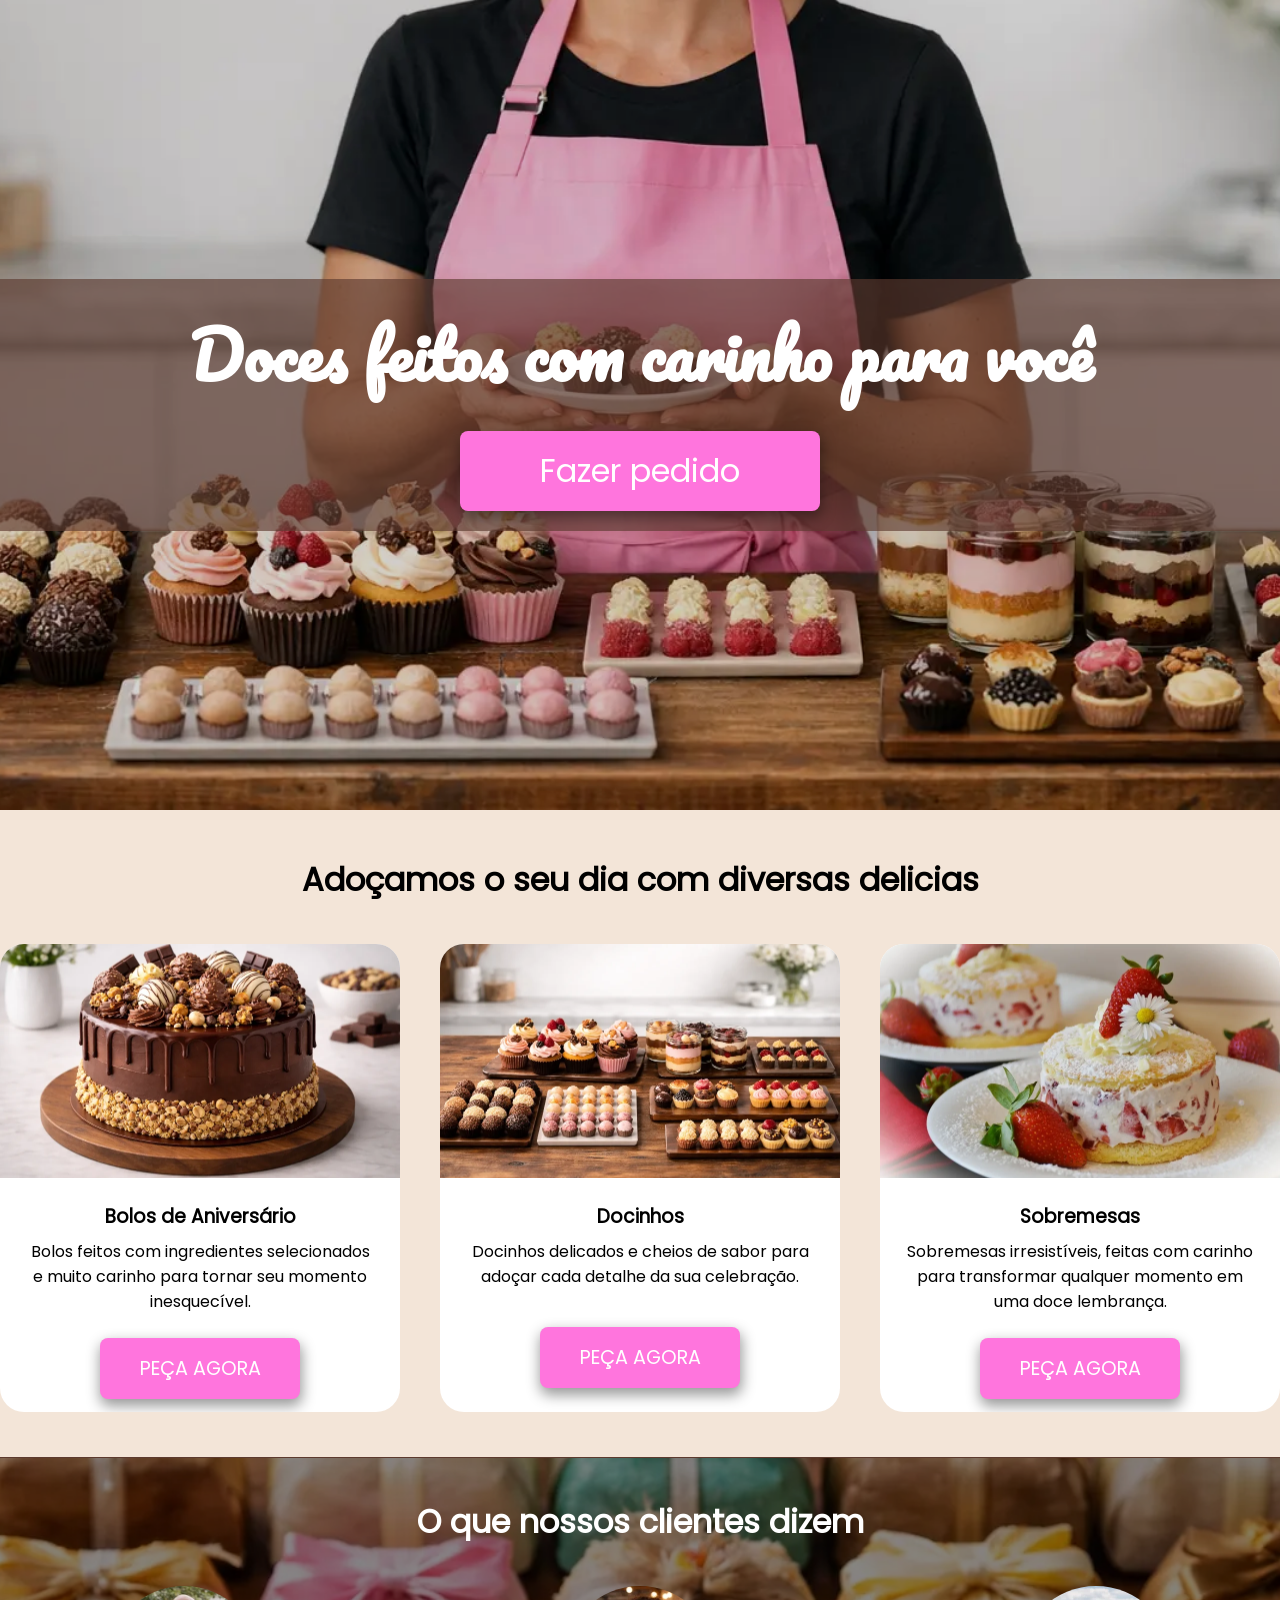
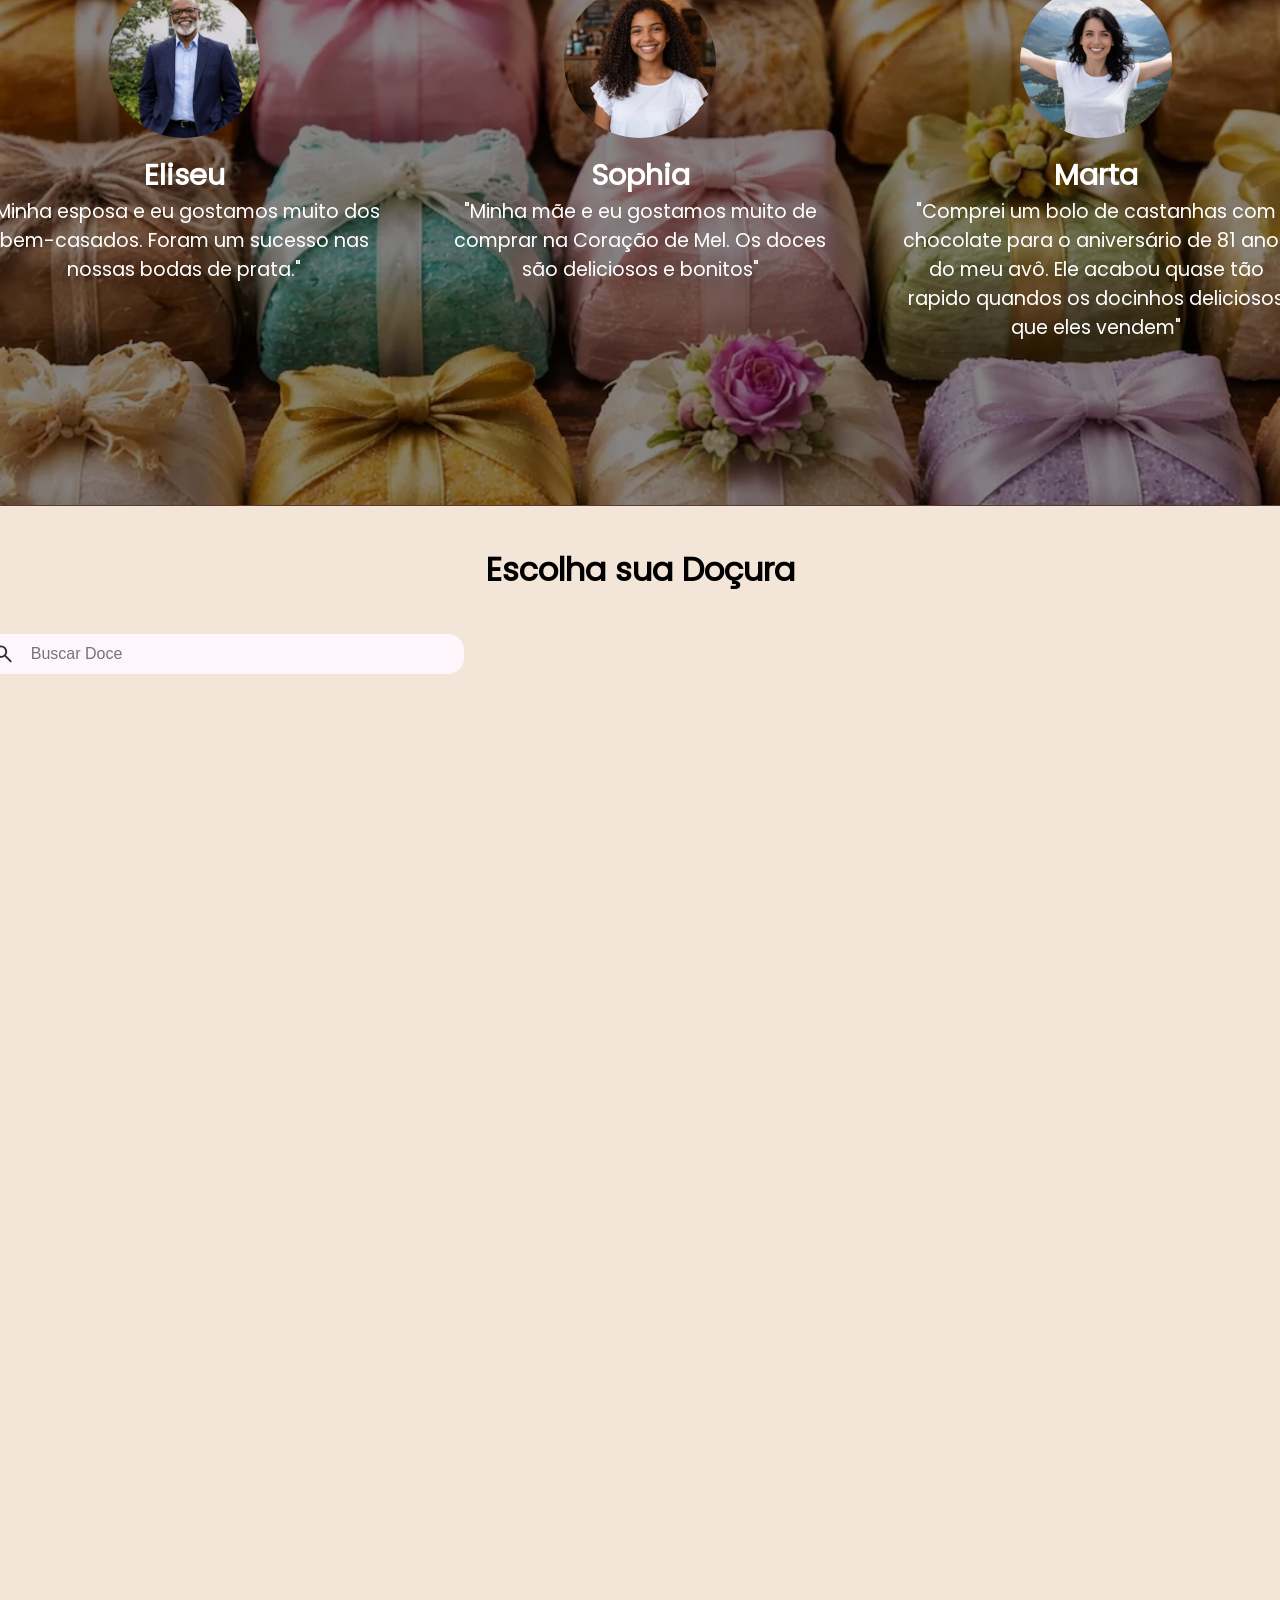
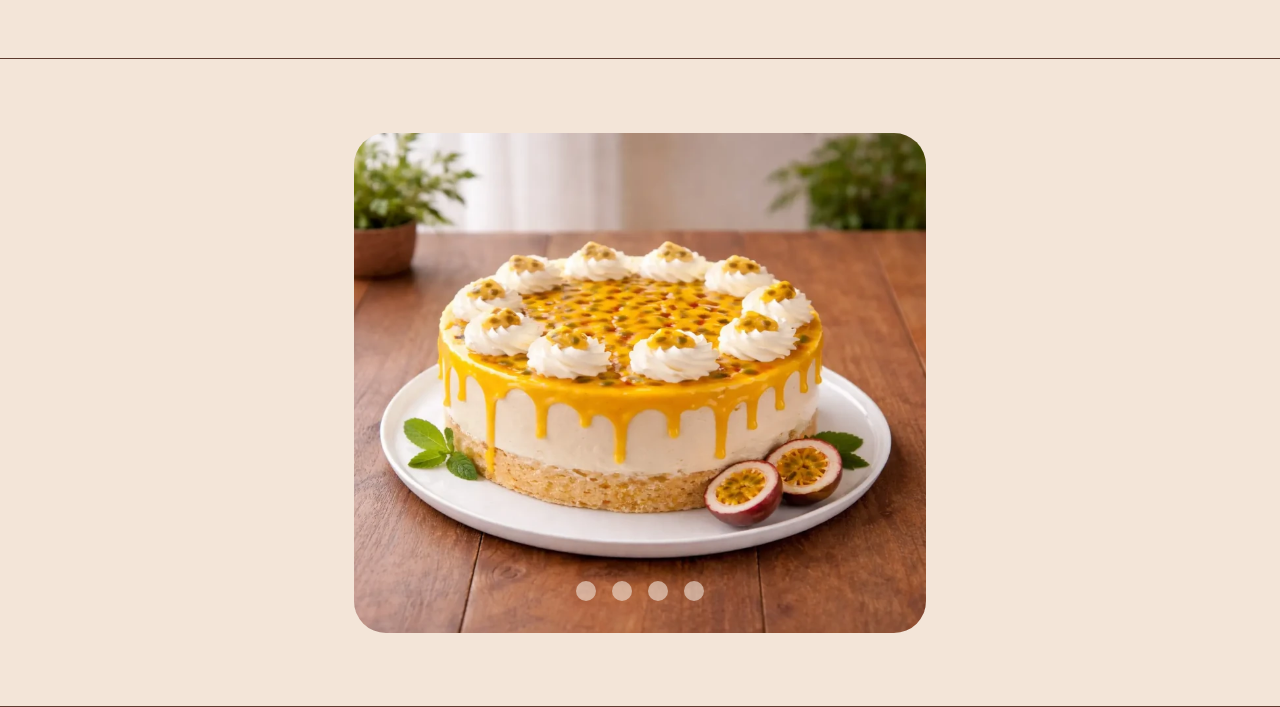
<file: index.html>
<!DOCTYPE html>
<html lang="pt-BR">
  <head>
    <meta charset="UTF-8" />
    <meta name="viewport" content="width=device-width, initial-scale=1.0" />
    <title>Confeitaria Coração de Mel</title>
    <link rel="icon" type="image/x-icon" href="./public/logo.png" />
    <link rel="stylesheet" href="./styles/styles.css" />
    <meta property="og:title" content="Confeitaria Coração de Mel" />
    <meta
      property="og:description"
      content="Doces artesanais feitos com amor 💛 Brigadeiros, bolos e muito mais!"
    />
    <meta
      property="og:image"
      content="https://davidsheltonsf.github.io/confeitaria-landing-page/public/preview-1200x630.jpg"
    />
    <meta
      property="og:url"
      content="https://davidsheltonsf.github.io/confeitaria-landing-page/"
    />
    <meta property="og:type" content="website" />
  </head>
  <body>
    <main>
      <section class="hero-section dark-filter-soft">
        <img
          src="./public/sections/hero-section-image-400x422.webp"
          alt="Mulher segurando uma bandeja de doces atrás de uma mesa cheia de doces artesanais da Coração de Mel"
          srcset="
            ./public/sections/hero-section-image-400x422.webp  400w,
            ./public/sections/hero-section-image-720x480.webp  720w,
            ./public/sections/hero-section-image.webp         1500w
          "
          decoding="async"
          sizes="100vw"
        />
        <div class="container">
          <h1 class="pacifico-regular">Doces feitos com carinho para você</h1>
          <a
            class="button-primary hero-section__button"
            href="https://wa.me/5521969470527?text=Olá!%20Gostaria%20de%20fazer%20um%20pedido."
            target="_blank"
            rel="noopener"
            aria-label="Fazer pedido pelo WhatsApp (Abre em nova aba)"
          >
            Fazer pedido
          </a>
        </div>
      </section>
      <section class="section">
        <div class="section-wrapper">
          <h2 class="section-title">
            Adoçamos o seu dia com diversas delicias
          </h2>
          <div class="cards">
            <article class="card">
              <img
                src="./public/cards/bolo-de-castanhas-800x533.webp"
                alt="Bolo de aniversário com castanhas e chocolate"
                decoding="async"
              />
              <div>
                <h3>Bolos de Aniversário</h3>
                <p>
                  Bolos feitos com ingredientes selecionados e muito carinho
                  para tornar seu momento inesquecível.
                </p>
              </div>
              <a
                class="button-primary card__button"
                href="https://wa.me/5521969470527?text=Olá!%20Gostaria%20de%20pedir%20bolo%20de%20aniversário."
                target="_blank"
                rel="noopener"
                aria-label="Fazer pedido pelo WhatsApp (Abre em nova aba)"
              >
                PEÇA AGORA
              </a>
            </article>
            <article class="card">
              <img
                src="./public/cards/docinhos-800x533.webp"
                alt="Diferentes tipos de docinhos de aniversários e outras sobremesas em cima de uma mesa de madeira"
                decoding="async"
              />
              <div>
                <h3>Docinhos</h3>
                <p>
                  Docinhos delicados e cheios de sabor para adoçar cada detalhe
                  da sua celebração.
                </p>
              </div>
              <a
                class="button-primary card__button"
                href="https://wa.me/5521969470527?text=Olá!%20Gostaria%20de%20pedir%20alguns%20docinhos."
                target="_blank"
                rel="noopener"
                aria-label="Fazer pedido pelo WhatsApp (Abre em nova aba)"
              >
                PEÇA AGORA
              </a>
            </article>
            <article class="card">
              <img
                src="./public/cards/bolo-de-morango-800x533.webp"
                alt="Dois bolos de morango com pedaços de morango"
                decoding="async"
              />
              <div>
                <h3>Sobremesas</h3>
                <p>
                  Sobremesas irresistíveis, feitas com carinho para transformar
                  qualquer momento em uma doce lembrança.
                </p>
              </div>

              <a
                class="button-primary card__button"
                href="https://wa.me/5521969470527?text=Olá!%20Gostaria%20de%20pedir%20uma%20sobremesa."
                target="_blank"
                rel="noopener"
                aria-label="Fazer pedido pelo WhatsApp (Abre em nova aba)"
              >
                PEÇA AGORA
              </a>
            </article>
          </div>
        </div>
      </section>
      <section class="section clients-testimonial-section dark-filter">
        <img
          class="clients-testimonial-section__image"
          src="./public/sections/bem-casados-720x1024.webp"
          loading="lazy"
          srcset="
            ./public/sections/bem-casados-720x1024.webp  720w,
            ./public/sections/bem-casados-1400x933.webp 1400w
          "
          sizes="100vw"
          alt=""
          aria-hidden="true"
          decoding="async"
        />
        <div class="section-wrapper">
          <h2 class="section-title color-text-white">
            O que nossos clientes dizem
          </h2>
          <div class="clients-testimonial-items">
            <div class="clients-testimonial-item">
              <div class="avatar">
                <img
                  src="./public/clientes/eliseu-304x203.webp"
                  alt="Foto de um senhor preto, calvo, com barba branca curta, vestindo uma roupa social azul"
                  loading="lazy"
                  decoding="async"
                />
              </div>
              <div>
                <h3>Eliseu</h3>
                <p>
                  "Minha esposa e eu gostamos muito dos bem-casados. Foram um
                  sucesso nas nossas bodas de prata."
                </p>
              </div>
            </div>
            <div class="clients-testimonial-item">
              <div class="avatar">
                <img
                  src="./public/clientes/sophia-304x203.webp"
                  alt="Foto de uma jovem moça sorridente de pele parda com cabelos cacheados e blusa branca"
                  loading="lazy"
                  decoding="async"
                />
              </div>
              <div>
                <h3>Sophia</h3>
                <p>
                  "Minha mãe e eu gostamos muito de comprar na Coração de Mel.
                  Os doces são deliciosos e bonitos"
                </p>
              </div>
            </div>
            <div class="clients-testimonial-item">
              <div class="avatar">
                <img
                  src="./public/clientes/marta-304x203.webp"
                  alt="Foto de uma jovem mulher sorridente de pele branca, vestindo uma blusa branca e com os braços abertos"
                  loading="lazy"
                  decoding="async"
                />
              </div>
              <div>
                <h3>Marta</h3>
                <p>
                  "Comprei um bolo de castanhas com chocolate para o aniversário
                  de 81 anos do meu avô. Ele acabou quase tão rapido quandos os
                  docinhos deliciosos que eles vendem"
                </p>
              </div>
            </div>
          </div>
        </div>
      </section>
      <section class="section">
        <div class="section-wrapper">
          <h2 class="section-title">Escolha sua Doçura</h2>
          <div class="search-bar__container">
            <svg
              aria-label="true"
              xmlns="http://www.w3.org/2000/svg"
              height="24px"
              viewBox="0 -960 960 960"
              width="24px"
              fill="#2c2c2c"
            >
              <path
                d="M784-120 532-372q-30 24-69 38t-83 14q-109 0-184.5-75.5T120-580q0-109 75.5-184.5T380-840q109 0 184.5 75.5T640-580q0 44-14 83t-38 69l252 252-56 56ZM380-400q75 0 127.5-52.5T560-580q0-75-52.5-127.5T380-760q-75 0-127.5 52.5T200-580q0 75 52.5 127.5T380-400Z"
              />
            </svg>
            <label class="hidden" for="searchbar">Buscar Doce</label>
            <input
              id="searchbar"
              class="search-bar__input"
              type="text"
              placeholder="Buscar Doce"
            />
          </div>
          <div class="products"></div>
        </div>
      </section>
      <section class="section slides-section">
        <div class="section-wrapper">
          <div class="slider-container">
            <div class="slider-wrapper">
              <div
                class="slider"
                role="region"
                aria-label="Galeria de doces"
              ></div>
              <div class="slider-nav"></div>
            </div>
          </div>
        </div>
      </section>
    </main>

    <script src="./scripts/slider.js" defer type="module"></script>
    <script src="./scripts/renderProducts.js" defer type="module"></script>
  </body>
</html>
</file>
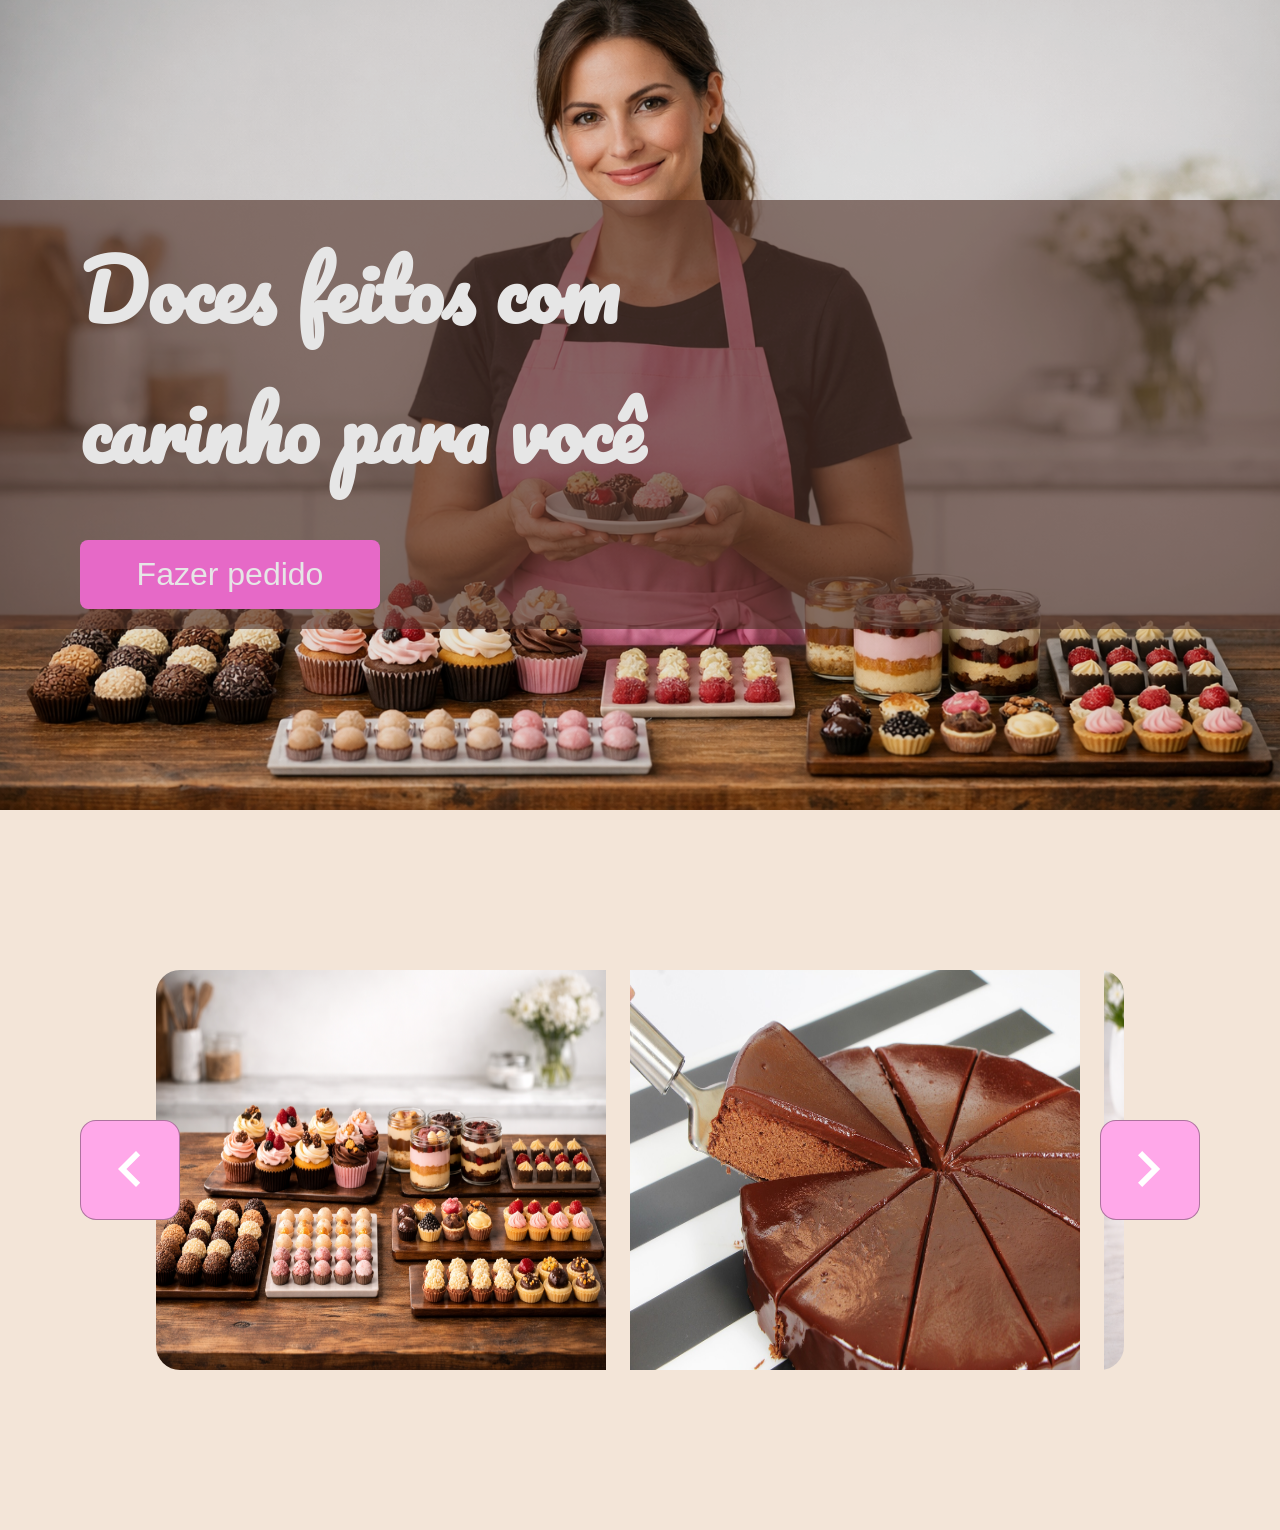
<file: src/pages/index.html>
<!DOCTYPE html>
<html lang="en">
<head>
  <meta charset="UTF-8">
  <meta name="viewport" content="width=device-width, initial-scale=1.0">
  <title>Confeitaria Coração de Mel</title>
  <link rel="stylesheet" href="../styles/global.css">
  <link rel="stylesheet" href="../styles/reset.css">
  <link rel="stylesheet" href="../styles/fonts.css">
  <link rel="stylesheet" href="../styles/sections.css">
  <link rel="stylesheet" href="../styles/carousel.css">


  <link rel="preconnect" href="https://fonts.googleapis.com">
  <link rel="preconnect" href="https://fonts.gstatic.com" crossorigin>
  <link href="https://fonts.googleapis.com/css2?family=Pacifico&display=swap" rel="stylesheet">
</head>
<body>
    <div class="hero-section">
     <div class="container">
       <h1 class="pacifico-regular">Doces feitos com carinho para você</h1>
       <button>Fazer pedido</button>
     </div>
    </div>
    <div class="section">
      <div class="carousel">
        <div class="carousel___items-container">
          <div class="carousel__items-list">
            <div class="carousel__item">
            <img src="../public/bolinhos.png" alt="">
          </div>
          <div class="carousel__item">
            <img src="../public/bolo-de-chocolate.jpg" alt="">
          </div>
          <div class="carousel__item">
            <img src="../public/bolo-de-castanhas.png" alt="">
          </div>
          <div class="carousel__item">
            <img src="../public/bolo-fatias.jpg" alt="">
          </div>
          <div class="carousel__item">
            <img src="../public/bolo-de-morango.jpg" alt="">
          </div>
          </div>
        </div>
        <button class="carousel__left-button active-button">
          <svg xmlns="http://www.w3.org/2000/svg" height="72px" viewBox="0 -960 960 960" width="72px" fill="white"><path d="M560-240 320-480l240-240 56 56-184 184 184 184-56 56Z"/></svg>
        </button>
        <button class="carousel__right-button active-button">
          <svg xmlns="http://www.w3.org/2000/svg" height="72px" viewBox="0 -960 960 960" width="72px" fill="white"><path d="M504-480 320-664l56-56 240 240-240 240-56-56 184-184Z"/></svg>
        </button>
      </div>
    </div>
    
    <script src="../scripts/carousel.js" defer></script>
</body>
</html>
</file>
<file: styles/styles.css>
* {
  padding: 0;
  margin: 0;
  border: none;
  box-sizing: border-box;
}

a {
  text-decoration: none;
  color: inherit;
}

input:focus {
  outline: none;
}

:focus {
  outline: 3px solid blue;
  outline-offset: 3px;
}

:root {
  /* Brand colors */
  --color-primary: #ffa8e9;
  --color-primary-dark: #ff75dd;
  --color-primary-darker: #ff42d0;

  /* Support colors */
  --color-cream: #f3e5d8;
  --color-chocolate: #5c3a2e;

  /* Texts */
  --color-text-white: #fff;
  --color-text-light: #6e5a52;
  --color-text-main: #3f3f3f;
  --color-bg-main: #fff6fb;
  --color-bg-section: #f3e5d8;
  --color-bg-card: #fff;
}

/* Animations */

@keyframes fade-in {
  from {
    opacity: 0;
  }

  to {
    opacity: 1;
  }
}

/* ----------------------------- */

/* Utilities */

.fade-in-animation {
  animation: fade-in 300ms ease forwards;
}

.pacifico-regular {
  font-family: 'Pacifico', cursive;
  font-weight: 400;
  font-style: normal;
}

.hidden {
  display: none;
}

/* ----------------------------- */

body {
  font-family: 'Poppins', sans-serif;
  display: flex;
  flex-direction: column;
  align-items: center;
  background-color: var(--color-bg-main);
}

.button-primary {
  color: white;
  background-color: var(--color-primary-dark);
  box-shadow: 1px 6px 14px 1px rgba(0, 0, 0, 0.404);
  border-radius: 8px;
  transition: background-color 300ms ease;
  cursor: pointer;
}

.button-primary:hover {
  background-color: var(--color-primary-darker);
}

.dark-filter {
  position: relative;
}

.dark-filter::before {
  content: '';
  position: absolute;
  inset: 0;
  background-color: rgba(0, 0, 0, 0.473);
  z-index: 1;
}

.dark-filter-soft {
  position: relative;
}

.dark-filter-soft::before {
  content: '';
  position: absolute;
  inset: 0;
  background-color: rgba(0, 0, 0, 0.171);
  z-index: 1;
}

/* pacifico-regular - latin */
@font-face {
  font-display: swap;
  font-family: 'Pacifico';
  font-style: normal;
  font-weight: 400;
  src: url('../fonts/pacifico-v23-latin-regular.woff2') format('woff2');
}

/* poppins-regular - latin */
@font-face {
  font-display: swap;
  font-family: 'Poppins';
  font-style: normal;
  font-weight: 400;
  src: url('../fonts/poppins-v24-latin-regular.woff2') format('woff2'); /* Chrome 36+, Opera 23+, Firefox 39+, Safari 12+, iOS 10+ */
}

.hero-section {
  display: flex;
  position: relative;
  width: 100%;
  height: 50vh;
}

.hero-section img {
  position: absolute;
  object-position: bottom;
  width: 100%;
  height: 100%;
  object-fit: cover;
}

.hero-section .container {
  display: flex;
  flex-direction: column;
  text-align: center;
  align-items: center;
  gap: 20px;
  margin-top: 200px;
  width: 100%;
  background-color: #5c3a2ea2;
  height: fit-content;
  padding: 20px;
  margin-block: auto;
  z-index: 2;
}

.hero-section h1 {
  color: var(--color-text-white);
  font-size: 2rem;
  font-weight: bold;
  opacity: 100%;
  width: 100%;
}

.hero-section__button {
  width: 200px;
  padding-block: 16px;
  font-size: 1.5rem;
}

.section {
  display: flex;
  flex-direction: column;
  align-items: center;
  text-align: center;
  background-color: var(--color-bg-section);
  width: 100%;
  min-height: 72vh;
  border-bottom: 1px solid var(--color-chocolate);
}
.clients-testimonial-section {
  position: relative;
}

.clients-testimonial-section > * {
  position: relative;
  z-index: 2;
}

.clients-testimonial-section__image {
  position: absolute;
  height: 100%;
  width: 100%;
  object-fit: cover;
  z-index: 0;
}

.slides-section {
  height: 72vh;
}

.section-wrapper {
  display: flex;
  height: 100%;
  width: 100%;
  flex-direction: column;
  align-items: center;
  justify-content: center;
  gap: 40px;
  padding: 40px;
  margin: auto;
}

.section-title {
  font-size: 1.4rem;
}

.cards {
  display: flex;
  flex-direction: column;
  justify-content: space-between;
  gap: 40px;
  width: 100%;
}

.card {
  display: flex;
  flex-direction: column;
  align-items: center;
  height: 496px;
  width: 100%;
  border-radius: 24px;
  overflow: hidden;
  background-color: var(--color-bg-card);
}

.card img {
  width: 100%;
  height: 50%;
  object-fit: cover;
  object-position: center;
  transition: scale 300ms ease-in;
}

.card img:hover {
  scale: 110%;
}

.card div {
  display: flex;
  flex-direction: column;
  align-items: center;
  text-align: center;
  padding: 24px;
  gap: 8px;
  flex: 1;
}

.card__button {
  padding-block: 16px;
  width: 90%;
  font-size: 1.4rem;
  border-radius: 8px;
  margin-bottom: 24px;
}

.clients-testimonial-items {
  display: flex;
  flex-direction: column;
  align-items: center;
  justify-content: center;
  gap: 40px;
  width: 100%;
  height: 100%;
}

.clients-testimonial-item {
  display: flex;
  flex-direction: column;
  align-items: center;
  gap: 16px;
  width: 100%;
  height: 100%;
  color: white;
}

.clients-testimonial-item h3 {
  font-size: 1.8rem;
}

.clients-testimonial-item p {
  font-size: 1.2rem;
}

.avatar {
  border-radius: 50%;
  width: 152px;
  height: 152px;
  overflow: hidden;
}

.avatar img {
  height: 100%;
  width: 100%;
  object-fit: cover;
}

.search-bar__container {
  display: flex;
  align-items: center;
  padding: 8px;
  background-color: var(--color-bg-main);
  width: 100%;
  height: 40px;
  overflow: hidden;
  border-radius: 16px;
}

.search-bar__input {
  width: 100%;
  height: 100%;
  padding-inline: 16px;
  background-color: inherit;
  font-size: 1rem;
}

.products {
  display: grid;
  grid-template-columns: 1fr;
  gap: 24px;
  width: 100%;
  min-height: 72vh;
}

.product {
  display: flex;
  flex-direction: column;
  width: 100%;
  height: 440px;
  border-radius: 8px;
  background-color: var(--color-bg-card);
  color: var(--color-text-main);
}

.product__image-container {
  width: 100%;
  height: 60%;
  overflow: hidden;
}

.product__image {
  width: 100%;
  height: 100%;
  object-fit: cover;
  transition: scale 300ms ease-in;
}

.product:hover .product__image{
  scale: 110%;
}

.product__link {
  display: flex;
  flex-direction: column;
  width: 100%;
  height: 100%;
  border-radius: inherit;
  overflow: hidden;
}
.product__content {
  display: flex;
  flex-direction: column;
  justify-content: space-around;
  gap: 16px;
  width: 100%;
  flex: 1;
  padding: 16px;
}

.product__information {
  display: flex;
  flex-direction: column;
  align-items: start;
}

.product__price {
  font-weight: bold;
  font-size: 1.2rem;
  color: var(--color-primary-darker);
}

.product__button {
  display: flex;
  justify-content: center;
  align-items: center;
  width: 100%;
  height: 40px;
  font-weight: bold;
  font-size: 1.1rem;
}

.slider-container {
  height: 80%;
  width: 100%;
}

.slider-wrapper {
  position: relative;
  width: 100%;
  height: 100%;
}

.slider {
  display: flex;
  border-radius: 2rem;
  width: 100%;
  height: 100%;
  overflow-x: scroll;
  scroll-snap-type: x mandatory;
  scroll-behavior: smooth;
}

.slider::-webkit-scrollbar {
  display: none;
}

.slider img {
  width: 100%;
  height: 100%;
  object-fit: cover;
  flex: 1 0 50%;
  scroll-snap-align: start;
}

.slider-nav {
  display: flex;
  position: absolute;
  bottom: 2rem;
  left: 50%;
  width: fit-content;
  height: 20px;
  gap: 16px;
  transform: translateX(-50%);
  z-index: 1;
}

.slider-nav a {
  border-radius: 50%;
  background-color: var(--color-cream);
  width: 20px;
  height: 20px;
  opacity: 60%;
}

.slider-nav a:hover {
  opacity: 100%;
}

.color-text-white {
  color: var(--color-text-white);
}

@media (min-width: 576px) {
  .products {
    grid-template-columns: repeat(2, 1fr);
  }
}

@media (min-width: 768px) {
  .cards {
    flex-direction: row;
  }
  .card {
    flex: 0 0 400px;
    height: 468px;
  }

  .card__button {
    width: 200px;
    font-size: 1.2rem;
  }

  .slider-container {
    height: 500px;
    width: 572px;
  }

  .clients-testimonial-item {
    width: 60%;
  }

  .products {
    grid-template-columns: repeat(3, 1fr);
  }

  .search-bar__container {
    width: 480px;
    margin-right: auto;
  }
}

@media (min-width: 1200px) {
  .hero-section {
    height: 90vh;
  }

  .hero-section h1 {
    font-size: 4rem;
  }

  .hero-section__button {
    width: 360px;
    font-size: 2rem;
  }

  .section {
    padding-inline: 224px;
  }

  .clients-testimonial-section {
    height: 72vh;
  }

  .section-title {
    font-size: 2rem;
  }

  .clients-testimonial-items {
    flex-direction: row;
    gap: 56px;
  }

  .clients-testimonial-item {
    width: 400px;
  }

  .products {
    grid-template-columns: repeat(4, 1fr);
  }
}

@media (max-width: 1757px) {
  .cards {
    flex-wrap: wrap;
    justify-content: center;
  }
}
</file>
<file: src/styles/global.css>
:root {
  /* Brand colors */
  --color-primary: #ffa8e9;
  --color-primary-dark: #ff75dd;
  --color-primary-darker: #ff42d0;

  /* Suport colors */
  --color-cream: #F3E5D8;
  --color-chocolate: #5C3A2E;

  /* Texts */
  --color-text-white: #FFF;
  --color-text-light: #6E5A52;
  --color-text-main: #3f3f3f;
  --color-bg-main: #FFF6FB;
  --color-bg-section: #F3E5D8;
  --color-bg-card: #FFF;
}

body {
  display: flex;
  flex-direction: column;
  align-items: center;
  background-color: var(--color-bg-main);
}
</file>
<file: src/styles/fonts.css>
.pacifico-regular {
  font-family: "Pacifico", cursive;
  font-weight: 400;
  font-style: normal;
}
</file>
<file: src/styles/sections.css>
.hero-section {
  display: flex;
  background-color: blue;
  width: 100vw;
  height: 90vh;
  background-image: url('../public/hero-section-image.png');
  background-repeat: no-repeat;
  background-size: cover;
  background-position: bottom;
  filter: brightness(90%);
}

.hero-section .container {
  display: flex;
  flex-direction: column;
  gap: 40px;
  margin-top: 200px;
  justify-content: center;
  width: 100%;
  background-color: #5c3a2ea2;
  height: fit-content;
  padding-left: 80px;
  padding-block: 20px;
}

.hero-section h1 {
  color: var(--color-text-white);
  font-size: 5rem;
  font-weight: bold;
  opacity: 100%;
  width: 600px;
}

.hero-section button {
  width: 300px;
  padding-block: 16px;
  font-size: 2rem;
  border-radius: 8px;
  background-color: var(--color-primary-dark);
  color: var(--color-text-white);
  cursor: pointer;
  transition: filter 300ms ease;
}

.hero-section button:hover {
  filter: brightness(110%);
}


.section {
  display: flex;
  justify-content: center;
  align-items: center;
  background-color: var(--color-bg-section);
  width: 100vw;
  height: 80vh;
}
</file>
<file: src/styles/carousel.css>
.carousel {
  display: flex;
  justify-content: center;
  align-items: center;
  position: relative;
  height: 600px;
  width: 90%;
}

.carousel__left-button,
.carousel__right-button {
  background-color: var(--color-primary);
  position: absolute;
  top: 50%;
  width: 100px;
  height: 100px;
  border-radius: 16px;
  transform: translateY(-50%);
  transition: filter 300ms ease;
  border: 1px solid rgba(0, 0, 0, 0.322);
}

.carousel__right-button {
  right: 16px;
}

.carousel__left-button {
  left: 16px;
}

.active-button {
  cursor: pointer;
}

.active-button:hover {
  cursor: pointer;
  filter:  brightness(110%);
}

.disabled-button {
  cursor: default;
  filter:  brightness(70%);
}


.carousel___items-container {
  height: 400px;
  width: 84%;
  overflow: hidden;
  border-radius: 24px;
}

.carousel__items-list {
  display: flex;
  gap: 24px;
  width: 100%;
  height: 100%;
  transition: transform 300ms ease;
}

.carousel__item {
  flex: 0 0 auto;
  height: 100%;
  width: 450px;
  overflow: hidden;
  
}

.carousel__item img {
  width: 100%;
  height: 100%;
  transition: 300ms ease-in-out;
}

.carousel__item img:hover {
  scale: 110%;
}
</file>
